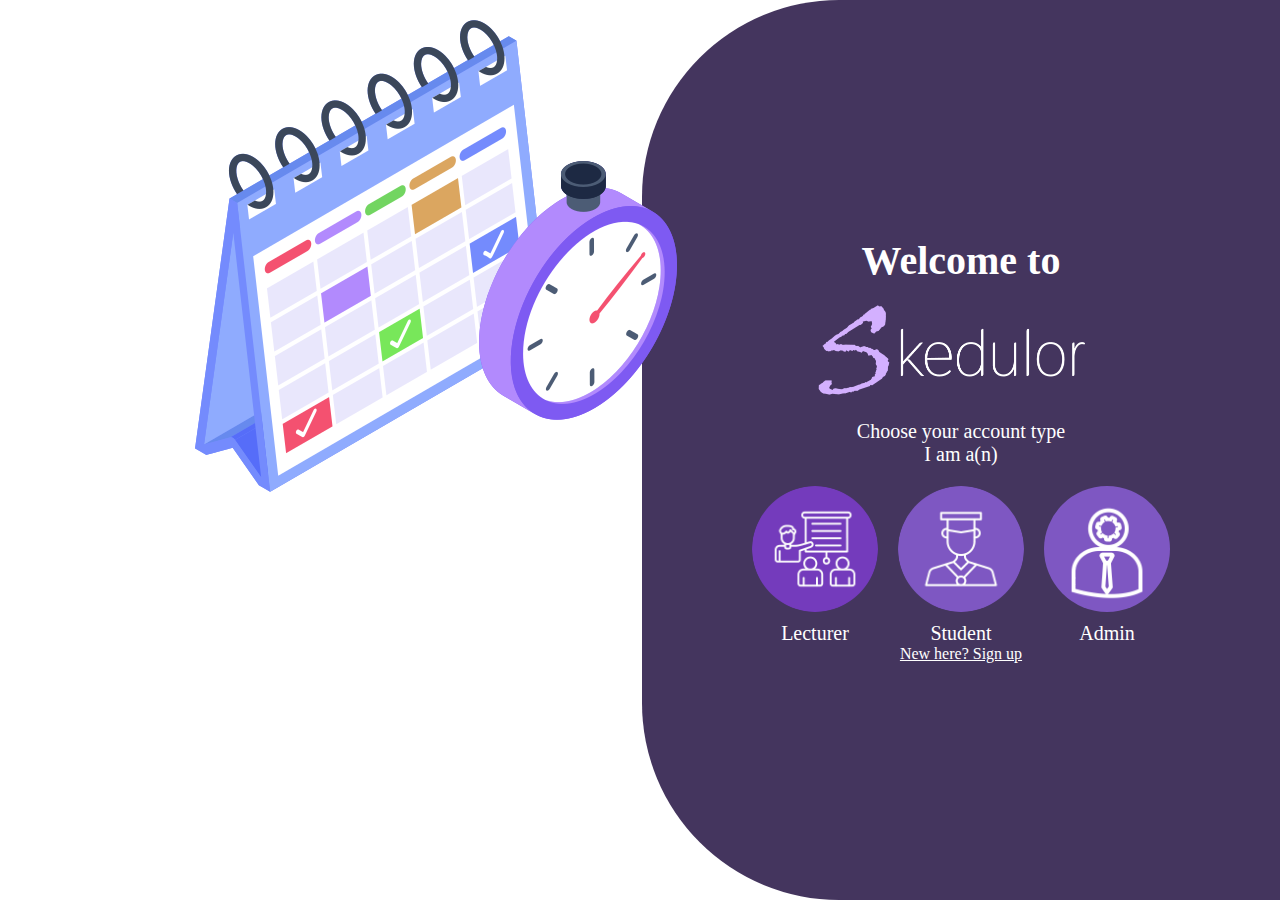
<file: index.html>
<!DOCTYPE html>
<html>
<head>
	<meta charset="utf-8">
	<meta name="viewport" content="width=device-width, initial-scale=1">
	<title>Index</title>
	<link rel="stylesheet" type="text/css" href="index.css">
</head>
<body>
	<div class="right">
		<h1>Welcome to</h1>
		<img src="logo.png" id="logo">
		<p>Choose your account type</p>
		<p id="txt">I am a(n)</p>
		<div class="icons">
			<a href="lecturer-login.html">
				<img src="coaching.png" id="icon">
				<p>Lecturer</p>
			</a>
			<a href="student-login.html">
				<img src="graduate.png" id="icon">
				<p>Student</p>
			</a>
			<a href="admin-login.html">
				<img src="admin.png" id="icon">
				<p>Admin</p>
			</a>
		</div>
		<a href="signup.html">New here? Sign up</a>
	</div>
	<div class="left">
		<img src="deadline.png">
	</div>
	
</body>
</html>
</file>
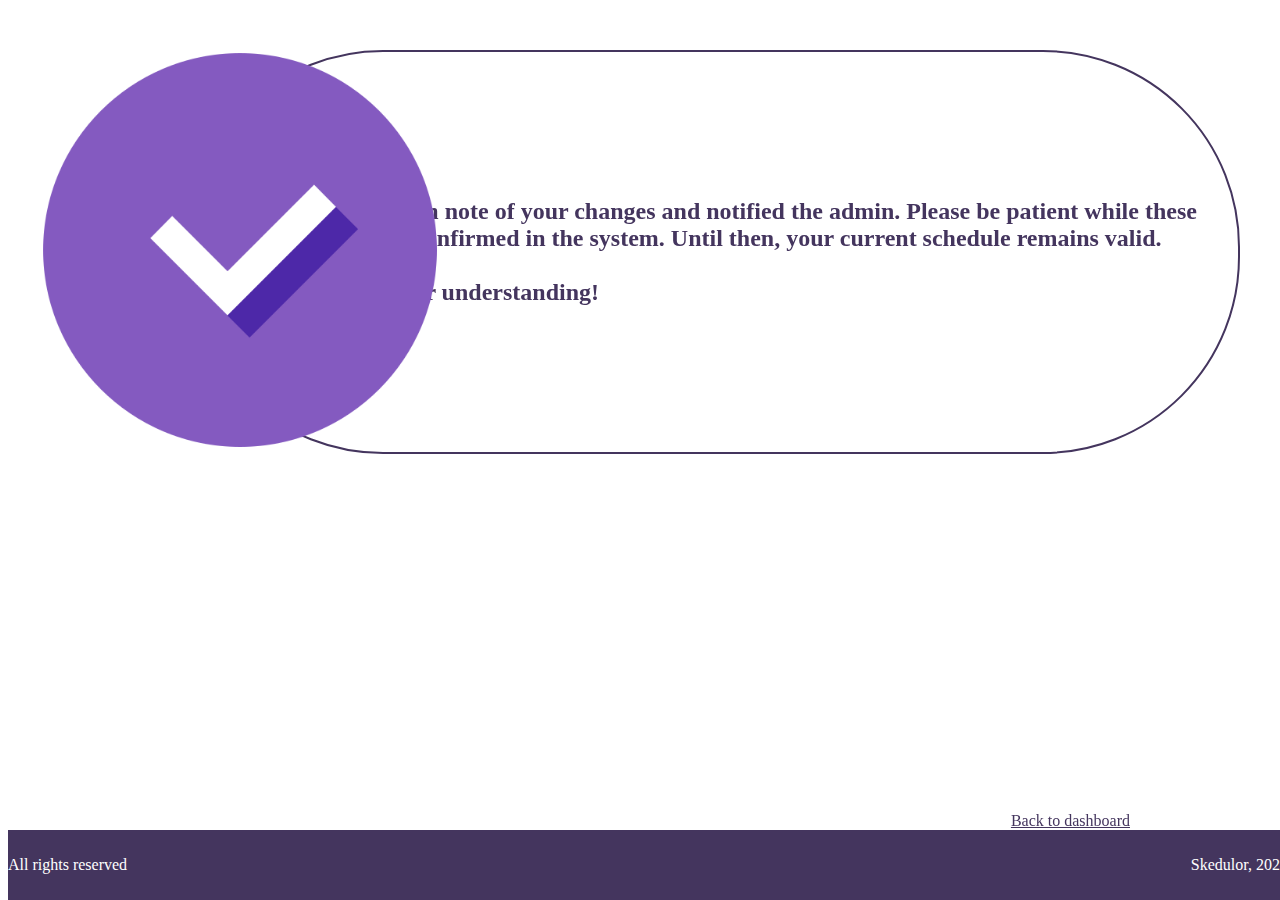
<file: adjustment-cfm.html>
<!DOCTYPE html>
<html>
<head>
	<meta charset="utf-8">
	<meta name="viewport" content="width=device-width, initial-scale=1">
	<title>Thank You</title>
	<link rel="stylesheet" type="text/css" href="adjustment-cfm.css">
</head>
<body>
	<div class="right">
		<h2>We have taken note of your changes and notified the admin. Please be patient while these changes are confirmed in the system. Until then, your current schedule remains valid. <br><br>Thank you for understanding!</h2>
	</div>
	<div class="left">
		<img src="approve.png">
	</div>
	<a href="#">Back to dashboard</a>
	<footer>
		<p>All rights reserved</p>
		<p>Skedulor, 2024</p>
	</footer>
</body>
</html>
</file>
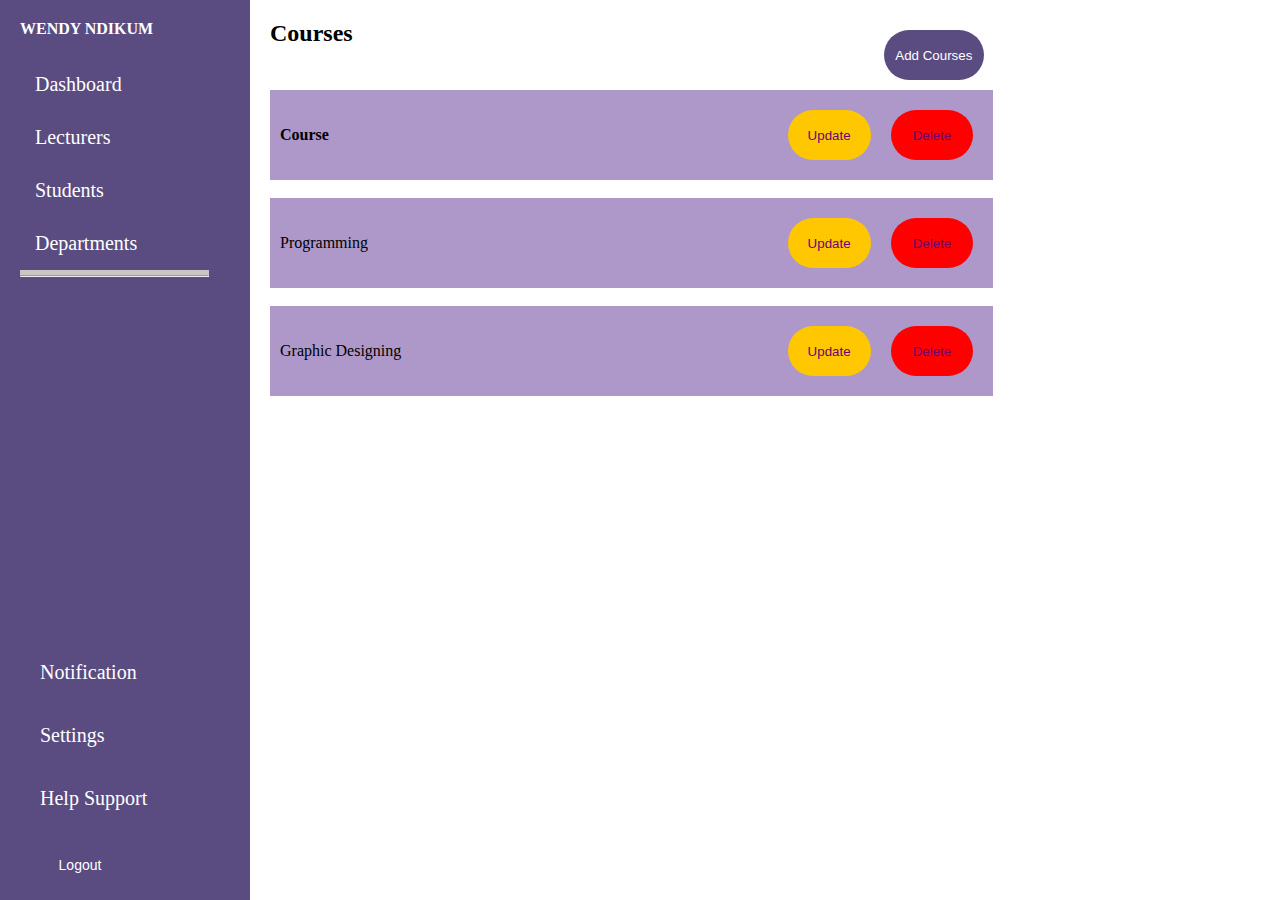
<file: course.html>
<!DOCTYPE html>
<html lang="en">
<head>
    <meta charset="UTF-8">
    <meta name="viewport" content="width=device-width, initial-scale=1.0">
    <link rel="stylesheet" href="style.css">
    <title>Dashboard</title>
</head>
<body>
    <div class="sidebar">
        <h2>WENDY NDIKUM</h2>
        <ul>
            <li><a href="index.html">Dashboard</li></a>
            <li><a href="lecturer.html">Lecturers</li></a>
            <li><a href="student.html">Students</a></li>
            <li><a href="department.html">Departments</li></a>
        </ul>
		<hr>
        <div class="bottom-menu">
            <ul>
                <li>Notification</li>
                <li>Settings</li>
                <li>Help Support</li>
            </ul>
            <button class="logout">Logout</button>
        </div>
    </div>
    <div class="main-content">
            <h1>Courses<button class="add-courses">Add Courses</button></h1>
            <div class="course-list">
                <div class="course-row">
                    <h4>Course</h4>
                    <button class="update">Update</button>
                    <button class="delete">Delete</button>
                </div>
                <br>
                <div class="course-row">
                    <p>Programming</p>
                    <button class="update">Update</button>
                    <button class="delete">Delete</button>
                </div>
                <br>
                <div class="course-row">
                    <p>Graphic Designing</p>
                    <button class="update">Update</button>
                    <button class="delete">Delete</button>
                </div>
                <!-- Add more course rows here -->
            </div>
        </div>
    </body>
    </html>
</file>
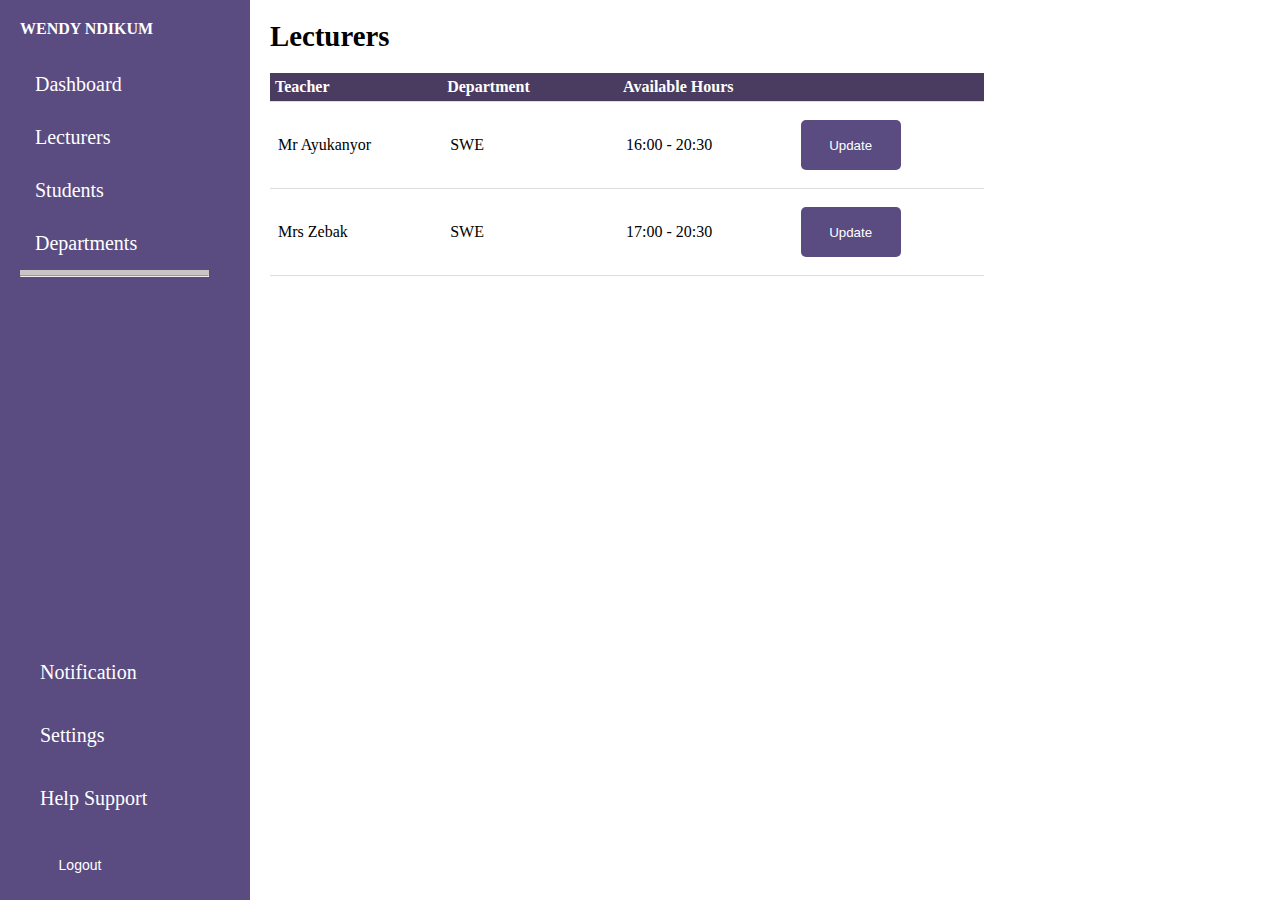
<file: lecturer.html>
<!DOCTYPE html>
<html lang="en">
<head>
    <meta charset="UTF-8">
    <meta name="viewport" content="width=device-width, initial-scale=1.0">
    <link rel="stylesheet" href="style.css">
    <title>Lecturers Table</title>
    
</head>
<body>
    <div class="sidebar">
        <h2>WENDY NDIKUM</h2>
        <ul>
            <li><a href="index.html">Dashboard</li></a>
            <li><a href="lecturer.html">Lecturers</li></a>
            <li><a href="student.html">Students</a></li>
            <li><a href="department.html">Departments</li></a>
        </ul>
		<hr>
        <div class="bottom-menu">
            <ul>
                <li>Notification</li>
                <li>Settings</li>
                <li>Help Support</li>
            </ul>
            <button class="logout">Logout</button>
        </div>
    </div>
    <div class="main-content">
        <h2>Lecturers</h2>
        <table>
            <tr>
                <th>Teacher</th>
                <th>Department</th>
                <th>Available Hours</th>
                <th></th>
            </tr>
            <tr>
                <td>Mr Ayukanyor</td>
                <td>SWE</td>
                <td>16:00 - 20:30</td>
                <td><button>Update</button></td>
            </tr>
            <tr>
                <td>Mrs Zebak</td>
                <td>SWE</td>
                <td>17:00 - 20:30</td>
                <td><button>Update</button></td>
            </tr>
            
        </table>
    </div>
</body>
</html>
</file>
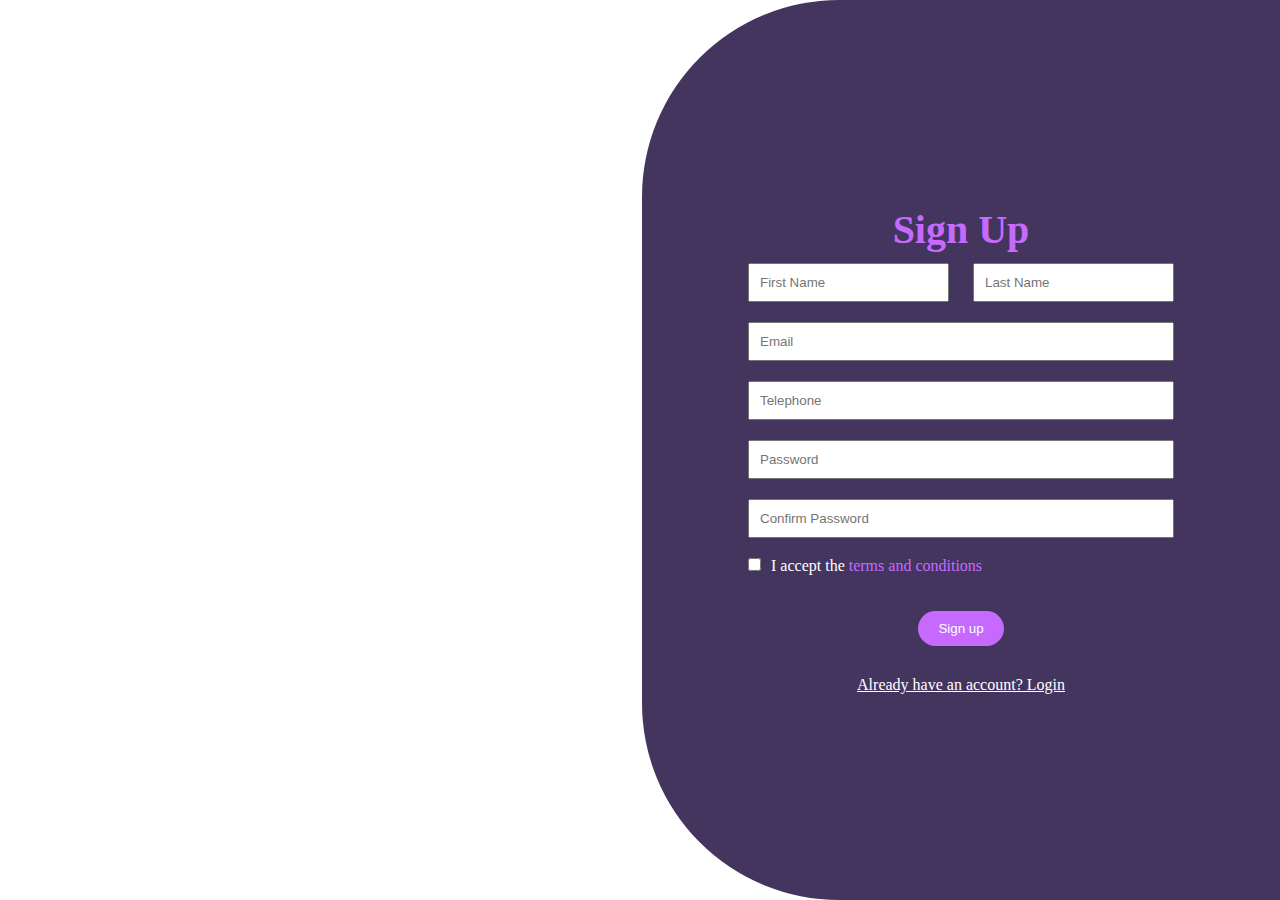
<file: signup.html>
<!DOCTYPE html>
<html>
<head>
	<meta charset="utf-8">
	<meta name="viewport" content="width=device-width, initial-scale=1">
	<title>Sign up</title>
	<link rel="stylesheet" type="text/css" href="signup.css">
</head>
<body>
	<div class="right">
		<h1>Sign Up</h1>
		<form>
			<div class="">
				<input type="text" name="firstName" placeholder="First Name">
				<input type="text" name="lastName" placeholder="Last Name">
			</div>
			<input type="text" name="email" placeholder="Email">
			<input type="text" name="tel" placeholder="Telephone">
			<input type="text" name="password" placeholder="Password">
			<input type="text" name="cfmPassword" placeholder="Confirm Password">
			<label for="checkbox">
				<input type="checkbox" name="checkbox">I accept the <a href="terms" id="terms">terms and conditions</a>
			</label>	
		</form>
		<button>Sign up</button>
		<a href="student-login.html">Already have an account? Login</a>

	</div>
	<div class="left">

	</div>
	
</body>
</html>
</file>
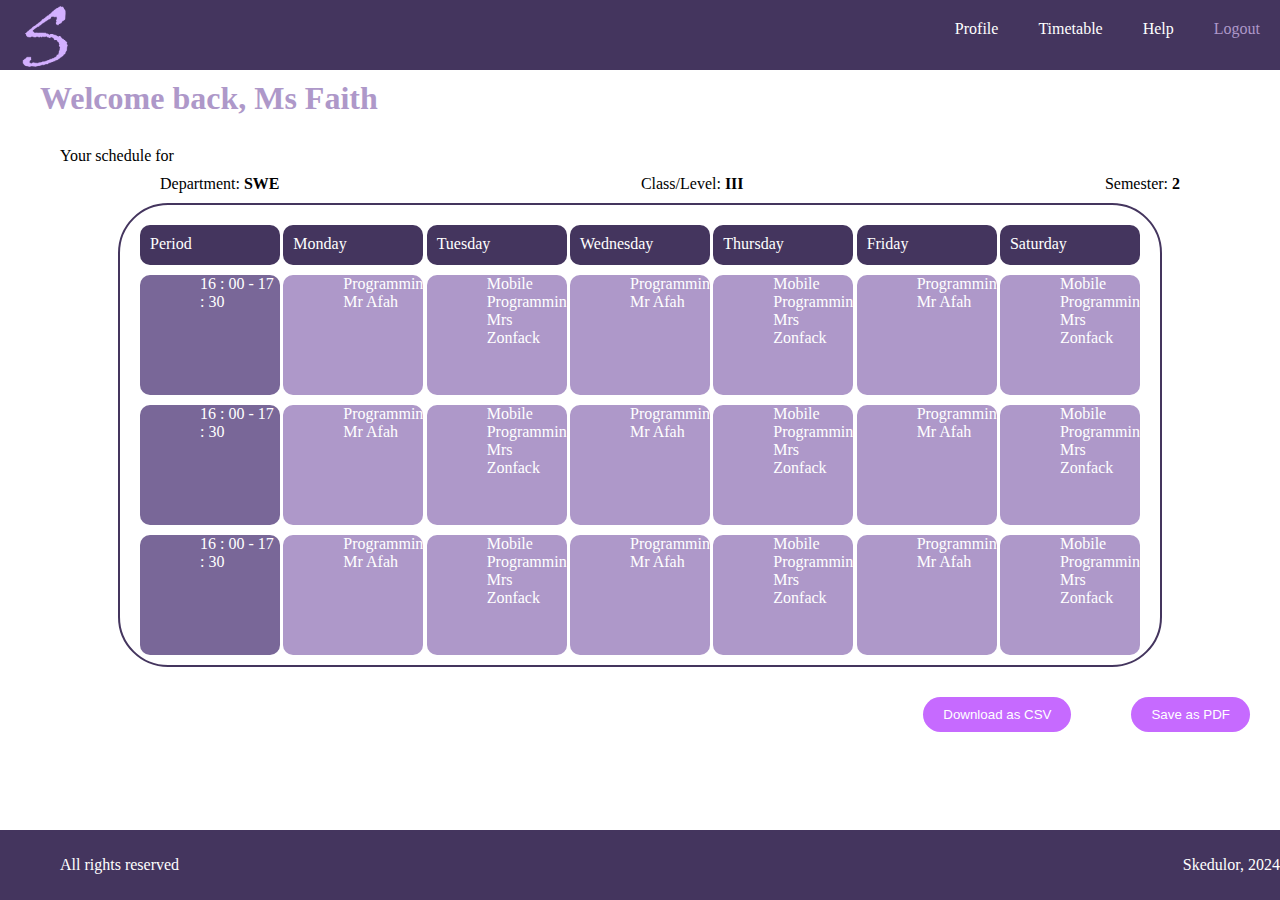
<file: student-dashboard.html>
<!DOCTYPE html>
<html>
<head>
	<meta charset="utf-8">
	<meta name="viewport" content="width=device-width, initial-scale=1">
	<title>Student Dashboard</title>
	<link rel="stylesheet" type="text/css" href="student-dashboard.css">
</head>
<body>
	<header>
		<div class="left">
			<img src="s.png" id="logo">
		</div>
		<div class="right">
			<p>Profile</p>
			<p>Timetable</p>
			<p>Help</p>
			<p><a href="student-login.html" id="logout">Logout</a></p>
		</div>
	</header>

	<div class="body">
		<div>
			<h1>Welcome back, Ms Faith</h1>
			<p>Your schedule for</p>
			<div class="txt">
				<p>Department: <strong>SWE</strong></p>
				<p>Class/Level: <strong>III</strong></p>
				<p>Semester: <strong>2</strong></p>
			</div>
		</div>

		<div class="timetable">
			<div class="rows">
				<div class="date">
					<p>Period</p>
				</div>
				<div class="date">
					<p>Monday</p>
				</div>
				<div class="date">
					<p>Tuesday</p>
				</div>
				<div class="date">
					<p>Wednesday</p>
				</div>
				<div class="date">
					<p>Thursday</p>
				</div>
				<div class="date">
					<p>Friday</p>
				</div>
				<div class="date">
					<p>Saturday</p>
				</div>
			</div>

			<div class="rows">
				<div class="time">
					<p>16 : 00 - 17 : 30</p>
				</div>
				<div class="course">
					<p>Programming</p>
					<p>Mr Afah</p>
				</div>
				<div class="course">
					<p>Mobile Programming</p>
					<p>Mrs Zonfack</p>
				</div>
				<div class="course">
					<p>Programming</p>
					<p>Mr Afah</p>
				</div>
				<div class="course">
					<p>Mobile Programming</p>
					<p>Mrs Zonfack</p>
				</div><div class="course">
					<p>Programming</p>
					<p>Mr Afah</p>
				</div>
				<div class="course">
					<p>Mobile Programming</p>
					<p>Mrs Zonfack</p>
				</div>
			</div>

			<div class="rows">
				<div class="time">
					<p>16 : 00 - 17 : 30</p>
				</div>
				<div class="course">
					<p>Programming</p>
					<p>Mr Afah</p>
				</div>
				<div class="course">
					<p>Mobile Programming</p>
					<p>Mrs Zonfack</p>
				</div>
				<div class="course">
					<p>Programming</p>
					<p>Mr Afah</p>
				</div>
				<div class="course">
					<p>Mobile Programming</p>
					<p>Mrs Zonfack</p>
				</div><div class="course">
					<p>Programming</p>
					<p>Mr Afah</p>
				</div>
				<div class="course">
					<p>Mobile Programming</p>
					<p>Mrs Zonfack</p>
				</div>
			</div><div class="rows">
				<div class="time">
					<p>16 : 00 - 17 : 30</p>
				</div>
				<div class="course">
					<p>Programming</p>
					<p>Mr Afah</p>
				</div>
				<div class="course">
					<p>Mobile Programming</p>
					<p>Mrs Zonfack</p>
				</div>
				<div class="course">
					<p>Programming</p>
					<p>Mr Afah</p>
				</div>
				<div class="course">
					<p>Mobile Programming</p>
					<p>Mrs Zonfack</p>
				</div><div class="course">
					<p>Programming</p>
					<p>Mr Afah</p>
				</div>
				<div class="course">
					<p>Mobile Programming</p>
					<p>Mrs Zonfack</p>
				</div>
			</div>
		</div>

		<div class="buttons">
			<button>Download as CSV</button>
			<button>Save as PDF</button>
		</div>
	</div>


	<footer>
		<p>All rights reserved</p>
		<p>Skedulor, 2024</p>
	</footer>
</body>
</html>
</file>
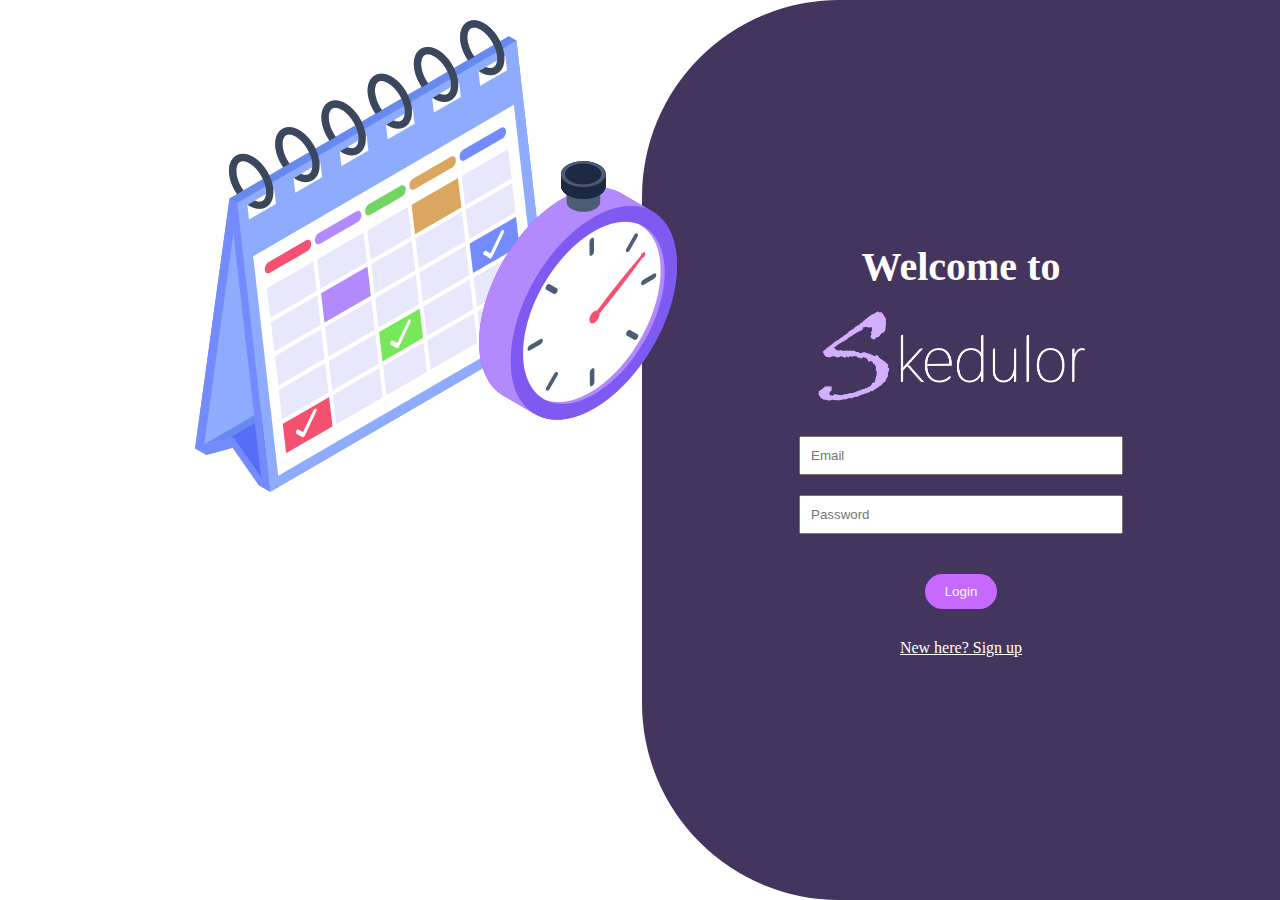
<file: student-login.html>
<!DOCTYPE html>
<html>
<head>
	<meta charset="utf-8">
	<meta name="viewport" content="width=device-width, initial-scale=1">
	<title>Student Login</title>
	<link rel="stylesheet" type="text/css" href="student-login.css">
</head>
<body>
	<div class="right">
		<h1>Welcome to</h1>
		<img src="logo.png" id="logo">
		<form>
			<input type="text" name="email" placeholder="Email">
			<input type="text" name="password" placeholder="Password">
		</form>
		<button>Login</button>

		<a href="signup.html">New here? Sign up</a>
	</div>
	<div class="left">
		<img src="deadline.png">
	</div>
	
</body>
</html>
</file>
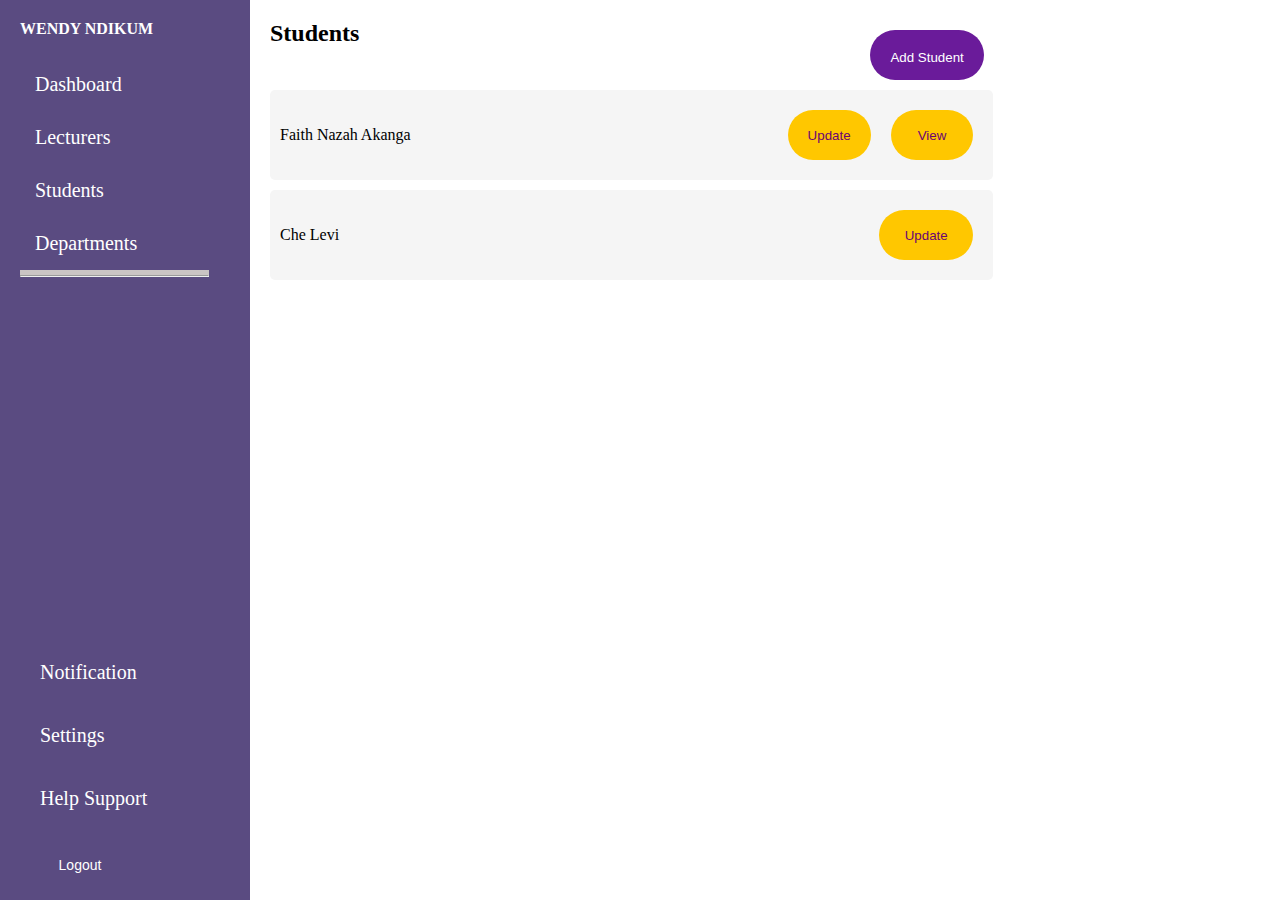
<file: student.html>
<!DOCTYPE html>
<html lang="en">
<head>
    <meta charset="UTF-8">
    <meta name="viewport" content="width=device-width, initial-scale=1.0">
    <link rel="stylesheet" href="style.css">
    <title>Lecturers Table</title>
    
</head>
<body>
    <div class="sidebar">
        <h2>WENDY NDIKUM</h2>
        <ul>
            <li><a href="index.html">Dashboard</li></a>
            <li><a href="lecturer.html">Lecturers</li></a>
            <li>Students</li>
            <li><a href="department.html">Departments</li></a>
        </ul>
		<hr>
        <div class="bottom-menu">
            <ul>
                <li>Notification</li>
                <li>Settings</li>
                <li>Help Support</li>
            </ul>
            <button class="logout">Logout</button>
        </div>
    </div>
    

<div class="main-content">
    <h1>Students
    <button class="add-student">Add Student</button></h1>
    <div class="student-list">
        <div class="student">
            <p>Faith Nazah Akanga</p>
            <button class="update">Update</button>
            <button class="update">View</button>
        </div>
        <div class="student">
            <p>Che Levi</p>
            <button class="update">Update</button>
        </div>
        <!-- Add more student entries here -->
    </div>
</div>
</div>
</body>
</html>
</file>
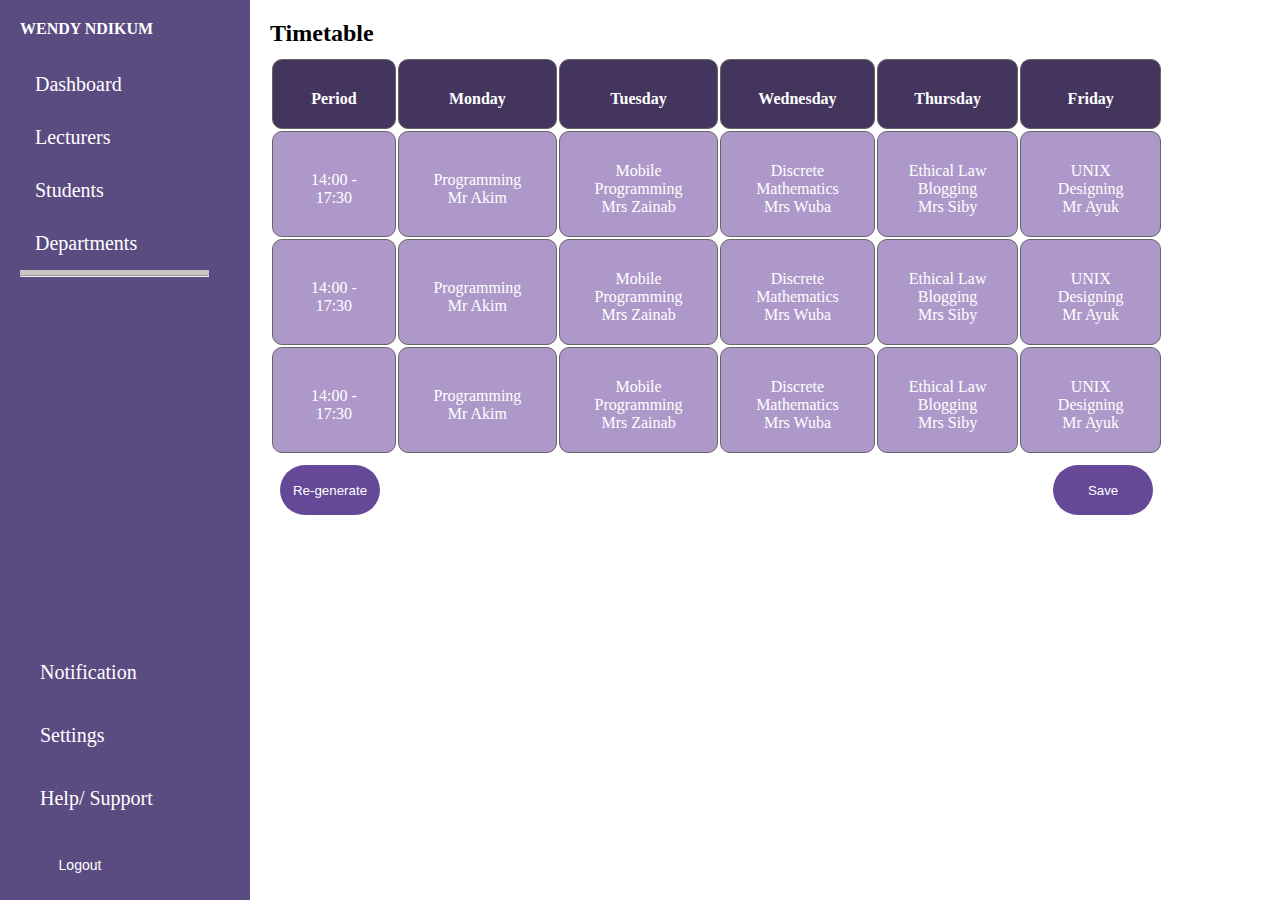
<file: studtimetable.html>
<!DOCTYPE html>
<html lang="en">
<head>
    <meta charset="UTF-8">
    <meta name="viewport" content="width=device-width, initial-scale=1.0">
    <link rel="stylesheet" href="style.css">
    <title>Timetable View</title>
</head>
<body>
    <div class="sidebar">
        <h2>WENDY NDIKUM</h2>
        <ul>
            <li><a href="index.html">Dashboard</a></li>
            <li><a href="lecturer.html">Lecturers</a></li>
            <li><a href="students.html">Students</a></li>
            <li><a href="department.html">Departments</a></li>
        </ul>
        <hr>
        <div class="bottom-menu">
            <ul>
                <li>Notification</li>
                <li>Settings</li>
                <li>Help/ Support</li>
            </ul>
            <button class="logout">Logout</button>
        </div>
    </div>

    <div class="main-content">
        <h1>Timetable</h1>
        <table class="timetable">
            <tr>
                <th>Period</th>
                <th>Monday</th>
                <th>Tuesday</th>
                <th>Wednesday</th>
                <th>Thursday</th>
                <th>Friday</th>
                
            </tr>
            <tr>
                <td>14:00 - 17:30</td>
                <td>Programming<br>Mr Akim</td>
                <td>Mobile Programming<br>Mrs Zainab</td>
                <td>Discrete Mathematics<br>Mrs Wuba</td>
                <td>Ethical Law Blogging<br>Mrs Siby</td>
                <td>UNIX Designing<br>Mr Ayuk</td>
              
            </tr>
            <tr>
                <td>14:00 - 17:30</td>
                <td>Programming<br>Mr Akim</td>
                <td>Mobile Programming<br>Mrs Zainab</td>
                <td>Discrete Mathematics<br>Mrs Wuba</td>
                <td>Ethical Law Blogging<br>Mrs Siby</td>
                <td>UNIX Designing<br>Mr Ayuk</td>
                
            </tr>
            <tr>
                <td>14:00 - 17:30</td>
                <td>Programming<br>Mr Akim</td>
                <td>Mobile Programming<br>Mrs Zainab</td>
                <td>Discrete Mathematics<br>Mrs Wuba</td>
                <td>Ethical Law Blogging<br>Mrs Siby</td>
                <td>UNIX Designing<br>Mr Ayuk</td>
                
            </tr>
           
        </table>
        <button class="re-generate">Re-generate</button><button class="save">Save</button>
    </div>
</body>
</html>
</file>
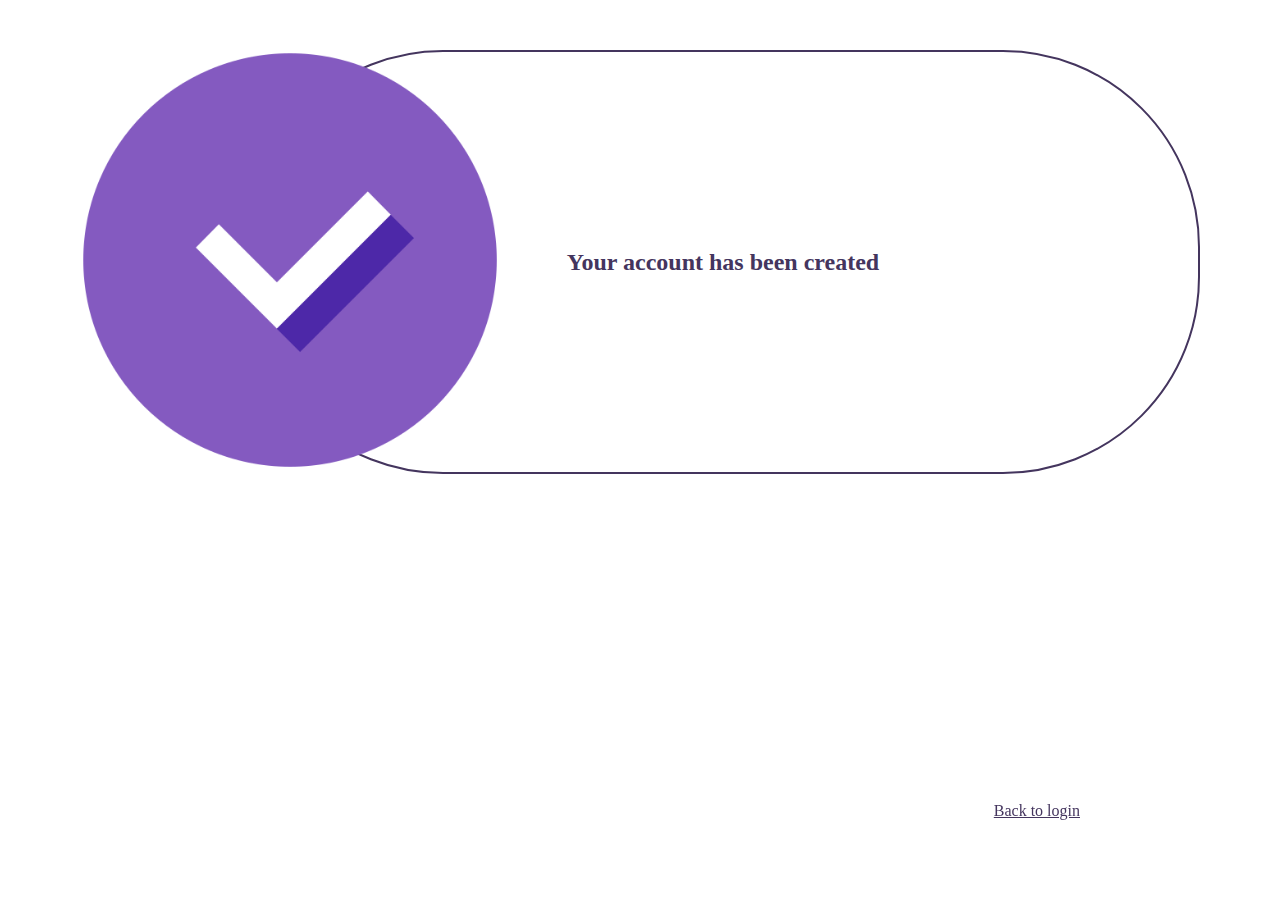
<file: thankyou.html>
<!DOCTYPE html>
<html>
<head>
	<meta charset="utf-8">
	<meta name="viewport" content="width=device-width, initial-scale=1">
	<title>Thank You</title>
	<link rel="stylesheet" type="text/css" href="thankyou.css">
</head>
<body>
	<div class="right">
		<h2>Your account has been created</h2>
	</div>
	<div class="left">
		<img src="approve.png">
	</div>
	<a href="student-login.html">Back to login</a>
</body>
</html>
</file>
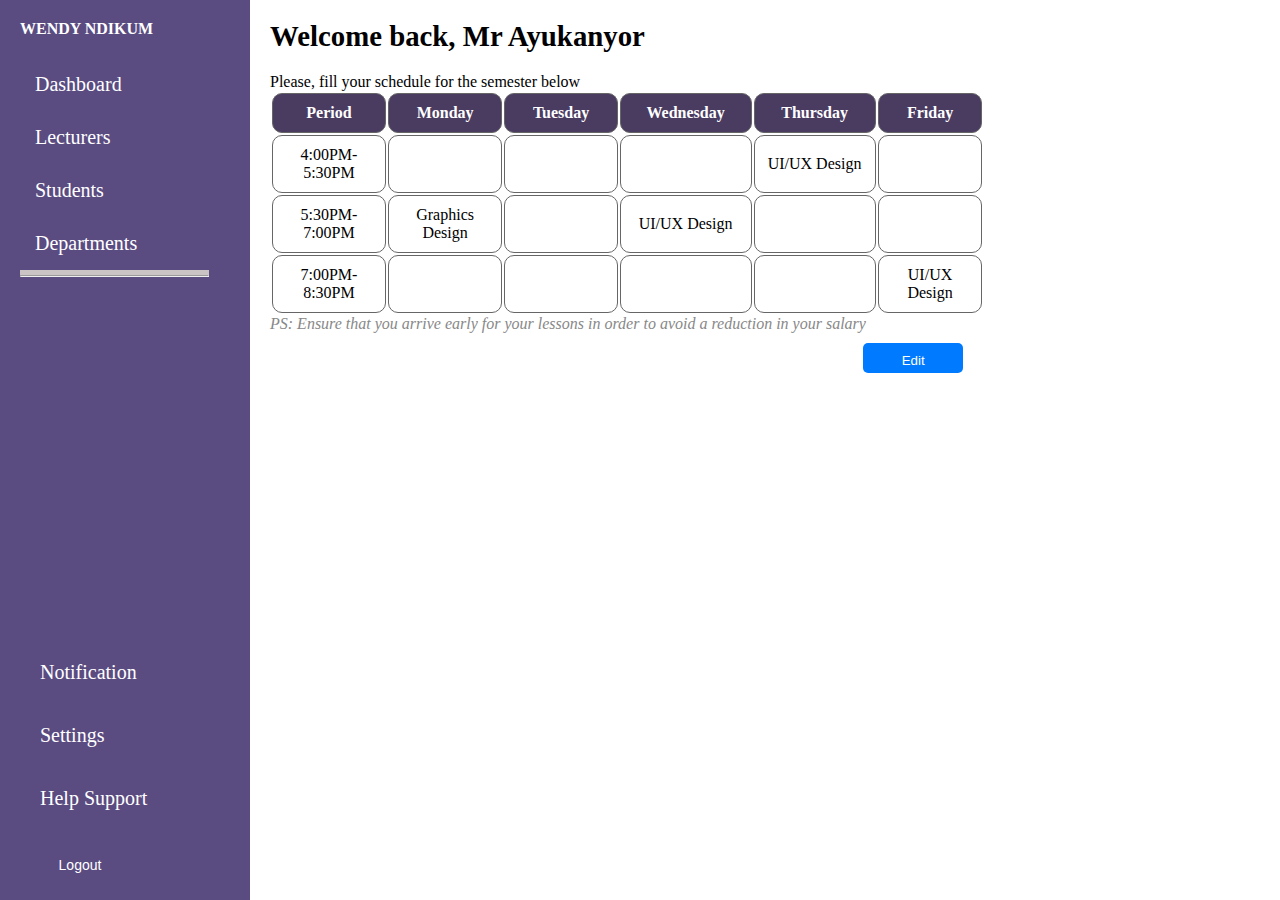
<file: timetable.html>
<!DOCTYPE html>
<html lang="en">
<head>
    <meta charset="UTF-8">
    <meta name="viewport" content="width=device-width, initial-scale=1.0">
    <link rel="stylesheet" href="style.css">
    <title>Timetable Table</title>
    
</head>
<body>
    <div class="sidebar">
        <h2>WENDY NDIKUM</h2>
        <ul>
            <li><a href="index.html">Dashboard</li></a>
            <li><a href="lecturer.html">Lecturers</li></a>
            <li><a href="student.html">Students</a></li>
            <li><a href="department.html">Departments</li></a>
        </ul>
		<hr>
        <div class="bottom-menu">
            <ul>
                <li>Notification</li>
                <li>Settings</li>
                <li>Help Support</li>
            </ul>
            <button class="logout">Logout</button>
        </div>
    </div>
    <div class="main-content">
        <h2>Welcome back, Mr Ayukanyor</h2>
        <p>Please, fill your schedule for the semester below</p>

        <!-- Schedule Table -->
        <table class="schedule">
            <thead>
                <tr>
                    <th>Period</th>
                    <th>Monday</th>
                    <th>Tuesday</th>
                    <th>Wednesday</th>
                    <th>Thursday</th>
                    <th>Friday</th>
                </tr>
            </thead>
            <tbody>
                <tr>
                    <td>4:00PM-5:30PM</td>
                    <td></td>
                    <td></td>
                    <td></td>
                    <td>UI/UX Design</td>
                    <td></td>
                </tr>
                <tr>
                    <td>5:30PM-7:00PM</td>
                    <td>Graphics Design</td>
                    <td></td>
                    <td>UI/UX Design</td>
                    <td></td>
                    <td></td>
                </tr>
                <tr>
                    <td>7:00PM-8:30PM</td>
                    <td></td>
                    <td></td>
                    <td></td>
                    <td></td>
                    <td>UI/UX Design</td>
                </tr>
                <!-- Add more rows for other periods -->
            </tbody>
        </table>

        <!-- PS Note -->
        <p class="ps-note">PS: Ensure that you arrive early for your lessons in order to avoid a reduction in your salary</p>

        <!-- Edit Button -->
        <button class="edit-button">Edit</button>
    </div>
</div>
</body>
</html>
</file>
<file: index.css>
* {
    margin: 0;
    padding: 0;
}
.left{
	position: fixed;
	left: 180px;
}
.right{
	position: fixed;
	right: 0;
	background: #44355E;
	border-radius: 197px 0 0 197px;
	height: 100vh;
	width: 638px;
	display: flex;
	flex-direction: column;
	align-items: center;
	justify-content: center;
	color: #fff;
}
h1{
	font-size: 40px;
	margin-top: 0;
}
p{
	font-size: 20px;
}
#txt{
	margin: 0 auto 10px auto;
}
#logo{
	width: 357.5px;
	height: 136px;
}
#icon{
	widows: 126px;
	height: 126px;
	border-radius: 300px;
	margin: 10px;
}
.icons{
	display: flex;
	flex-direction: row;
	align-items: center;
	justify-content: center;
}
.icons a{
	text-decoration: none;
	display: flex;
	flex-direction: column;
	align-items: center;}
a{
	text-decoration: underline;
	color: #fff;
}
</file>
<file: adjustment-cfm.css>
.left{
	position: fixed;
	left: 40px;
	top: 50px;
	display: flex;
	justify-content: center;
	align-items: center;
}
.right{
	position: fixed;
	right: 40px;
	top: 50px;
	background: #fff;
	border: 2px solid;
	border-radius: 197px;
	height: 400px;
	width: 950px;
	color: #44355E;
	display: flex;
	justify-content: center;
	align-items: center;
	padding: 0 0 0 100px;
}
a{
	position: fixed;
	bottom: 70px;
	right: 150px;
	color: #44355E;
}
img{
	width: 400px;
	height: 400px;
}

footer{
	position: fixed;
	bottom: 0;
	color: #fff;
	background: #44355E;
	display: flex;
	flex-direction: row;
	justify-content: space-between;
	width: 100vw;
	height: 70px;
	align-items: center;
}
</file>
<file: signup.css>
* {
    margin: 0;
    padding: 0;
}
.left{
	position: fixed;
	left: 180px;
}
.right{
	position: fixed;
	right: 0;
	background: #44355E;
	border-radius: 197px 0 0 197px;
	height: 100vh;
	width: 638px;
	display: flex;
	flex-direction: column;
	align-items: center;
	justify-content: center;
	color: #fff;
}
h1{
	font-size: 40px;
	margin-top: 0;
	color: #C66AFF;
}
p{
	font-size: 20px;
}
form{
	display: flex;
	flex-direction: column;
}
input{
	margin: 10px;
	padding: 10px;
}
#terms{
	text-decoration: none;
	color: #C66AFF;
}
a{
	color: #fff;
}
button{
	padding: 10px 20px 10px 20px;
	margin: 30px;
	border: 0;
	color: #fff;
	background: #C66AFF;
	border-radius: 30px;
}
</file>
<file: student-dashboard.css>
* {
    margin: 0;
    padding: 0;
}
header{
	position: fixed;
	top: 0;
	color: #fff;
	background: #44355E;
	width: 100vw;
	height: 70px;
	display: flex;
	flex-direction: row;
	justify-content: space-between;
}
.right{
	display: flex;
	flex-direction: row;
	justify-content: space-between;	
}
.right p{
	margin: 20px;
}
#logo{
	width: 100px;
	height: 70px;
}
.body{
	margin-top: 80px;
}
.txt{
	display: flex;
	flex-direction: row;
	justify-content: space-between;
	margin: 10px 100px 10px 100px;
}
h1{
	color: #AE98C9;
	margin: 30px 40px;
}
p{
	margin-left: 60px;
}
a{
	text-decoration: none;
	color: #AE98C9;
}
.timetable{
	margin: auto;
	background: #fff;
	border: 2px solid;
	border-radius: 50px;
	height: 420px;
	width: 1000px;
	padding: 20px;
	color: #44355E;
	display: flex;
	flex-direction: column;
}
.rows{
	display: flex;
	flex-direction: row;
	justify-content: space-between;
}
.date{
	background: #44355E;
	color: #fff;
	border-radius: 10px;
	width: 140px;
	height: 40px;
}
.time, .course{
	color: #fff;
	border-radius: 10px;
	width: 140px;
	height: 120px;
	margin-top: 10px;
}
.time{
	background: #796798;
}
.course{
	background: #AE98C9;
}
.date p{
	margin: auto;
	padding: 10px;
}
.buttons{
	margin-bottom: 80px;
	display: flex;
	flex-direction: row;
	justify-content: right;
}
footer{
	position: fixed;
	bottom: 0;
	color: #fff;
	background: #44355E;
	display: flex;
	flex-direction: row;
	justify-content: space-between;
	width: 100vw;
	height: 70px;
	align-items: center;
}
button{
	padding: 10px 20px 10px 20px;
	margin: 30px;
	border: 0;
	color: #fff;
	background: #C66AFF;
	border-radius: 30px;
}
</file>
<file: student-login.css>
* {
    margin: 0;
    padding: 0;
}.left{
	position: fixed;
	left: 180px;
}
.right{
	position: fixed;
	right: 0;
	background: #44355E;
	border-radius: 197px 0 0 197px;
	height: 100vh;
	width: 638px;
	display: flex;
	flex-direction: column;
	align-items: center;
	justify-content: center;
	color: #fff;
}
h1{
	font-size: 40px;
	margin-top: 0;
}
#logo{
	width: 357.5px;
	height: 136px;
}
form{
	display: flex;
	flex-direction: column;
}
input{
	margin: 10px;
	padding: 10px;
	width: 300px;
}
button{
	padding: 10px 20px 10px 20px;
	margin: 30px;
	border: 0;
	color: #fff;
	background: #C66AFF;
	border-radius: 30px;
}
a{
	text-decoration: underline;
	color: #fff;
}
</file>
<file: thankyou.css>
.left{
	position: fixed;
	left: 80px;
	top: 50px;
	display: flex;
	justify-content: center;
	align-items: center;
}
.right{
	position: fixed;
	right: 80px;
	top: 50px;
	background: #fff;
	border: 2px solid;
	border-radius: 197px;
	height: 420px;
	width: 950px;
	color: #44355E;
	display: flex;
	justify-content: center;
	align-items: center;
}
a{
	position: fixed;
	bottom: 80px;
	right: 200px;
	color: #44355E;
}
img{
	width: 420px;
	height: 420px;
}
</file>
<file: style.css>
/* styles.css */

/* Reset default margin and padding */
* {
    margin: 0;
    padding: 0;
    box-sizing: border-box;
	width: 90%;
}

/* Sidebar */
.sidebar {
    background-color: #5a4b81;
    color: white;
    padding: 20px;
    height: 100%;
    width: 250px;
    position: fixed;
    overflow-y: auto;
}

.sidebar h2 {
    font-size: 1.0rem;
    margin-bottom: 20px;
}

.sidebar ul {
    list-style-type: none;
    padding: 0;
}

.sidebar ul li {
    padding: 15px;
    text-align: left;
    cursor: pointer;
    transition: background-color 0.3s ease;
	font-size: 20px;
}

.sidebar ul li:hover {
    background-color: #4a3b61;
}

/* Center the buttons horizontally */
.sidebar ul {
    display: inline-flex;
    flex-direction: column;
    align-items: left;
    border-bottom: 5px solid rgb(202, 196, 196);
}

/* Bottom Menu */
.bottom-menu {
    
    position: absolute;
    top: auto;
    bottom: 0;
    width: 100%;
	
}

.bottom-menu ul {
    list-style-type: none;
    padding: 0;
    border:2px #ddd;
}


.bottom-menu ul li {

    padding: 20px;
    text-align: center;
    color: #fff;
	text-align: left;
}

/* Main Content */
.main-content {
    margin-left: 250px;
    padding: 20px;
}

.main-content h2 {
    font-size: 1.8rem;
    margin-bottom: 20px;
}


/* Buttons */
button {
    background-color: #5a4b81;
    color: white;
    border: none;
    padding: 10px 10px;
    margin: 10px 10px;
    border-radius: 5px;
    cursor: pointer;
    transition: background-color 0.3s ease;
	width: 200px;
}
.button{
    background-color: #5a4b81;
    color: white;
    border: none;
    padding: 30px 30px;
    margin: 10px 5px;
    border-radius: 5px;
    cursor: pointer;
    width: 300px;
    height: 100px;
}

button:hover {
    background-color: #4a3b61;
}
button .text1{
    background-color: #5a4b81;
}
table {
    width: 80%;
    border-collapse: collapse;
}
th, td {
    text-align: left;
    padding: 10px;
    border-bottom: 1px solid #ddd;
    width: 300px;
}
th {
    background-color: #4a3b61;
    color: white;
    padding: 5px;
    text-align: left;
}
td, button{
    width: 100px;
    height: 50px;
    text-align: center;
}
tr, td{
    
    padding: 8px; /* Adjust the padding to increase or decrease the space */
    text-align: left;
   
}
.department {
    background-color: #dcdcdc;
    margin-bottom: 10px;
    padding: 5px;
}

/* Logout button style */
.logout {
    background-color: transparent;
    border: none;
    color: white;
    cursor: pointer;
    font-size: 14px;
    margin-top: 10px;
}

/* View button style */
.view {
    background-color: #3c1c3f;
    border: none;
    color: white;
    cursor: pointer;
    font-size: 14px;
    margin-left: 250px;
    padding: 10px 10px;
    height: 40px;
    border-radius: 20px;
    display: inline-flex;
    justify-content: center;
    width: 100px;
    
}
a{
    text-decoration: none;
    color: #fff;
}
.schedule {
    width: 80%;
    border-collapse: separate;
    border-radius: 10px;
}

.schedule th, .schedule td {
    border: 1px solid #666;
    padding: 10px;
    text-align: center;
    border-radius: 10px;
    width: 300px;
}

/* PS Note styles */
.ps-note {
    font-style: italic;
    color: #888;
}

/* Edit button styles */
.edit-button {
    background-color: #007bff;
    color: white;
    border: none;
    padding: 10px 10px;
    cursor: pointer;
    height: 30px;
   margin-left: auto;
   margin-right: 200px;
    float: right;
}
.content {
    flex: 1;
    padding: 20px;
}

h1 {
    font-size: 24px;
    margin-bottom: 10px;
}
.add-student {
    background-color: #6a1b9a;
    color: #ffffff;
    border: none;
    padding: 20px 20px;
    cursor: pointer;
    display: inline-flex;
    margin-left: auto;
    border-radius: 50px;
    float: right;
    text-align: center;
    margin-right: 90px;
    width: auto;
}

.student-list {
    margin-top: 20px;
}

.student {
    display: flex;
    justify-content: space-between;
    align-items: center;
    background-color: #f5f5f5;
    padding: 10px;
    border-radius: 5px;
    margin-bottom: 10px;
}

.update {
    background-color: #ece910;
   
    border: none;
    padding: 5px 10px;
    cursor: pointer;
    border-radius: 50px;
}
.add-courses {
    background-color: 654897;
    color: white;
    border: none;
    padding: 5px 5px;
    cursor: pointer;
    border-radius: 50px;
    float: right;
    margin-right: 90px;
}

.course-list {
    margin-top: 20px;
}

.course-row {
    display: flex;
    justify-content: space-between;
    align-items: center;
    padding: 10px;
    background-color: #AE98C9;
}

.yellow-bg {
    background-color: #F9E66E;
}

.purple-bg {
    background-color: #A74AA8;
    color: white;
}

.update, .delete {
    background-color: #FFC700;
    border: none;
    cursor: pointer;
    color: #6A0572;
    margin-left: 10px;
}
.delete{
    background-color: #FF0000;
    border-radius: 50px;
}
.re-generate  {
    background-color: #654897;
    color: white;
    border: none;
    padding: 5px 10px;
    cursor: pointer;
    border-radius: 50px;
}
.save{
    background-color: #654897;
    color: white;
    border: none;
    padding: 5px 10px;
    cursor: pointer;
    float: right;
    border-radius: 50px;
}

.timetable {
    width: 100%;
    border-collapse: separate;
    border-radius: 20px;
}

.timetable th, .timetable td {
    border: 1px solid #666;
    padding: 20px;
    padding-top: 30px;
    text-align: center;
    border-radius: 10px;
    margin-bottom: 20px;
    width: 300px;
}

.timetable th {
    background-color: #44355E;
    color: white;
}

.timetable td {
    background-color: #AE98C9;
    color: white;
}
.timetable th, .timetable tr{
    margin-top: 10px;
}

/* Responsive Styles */
@media screen and (max-width: 700px) {
    .sidebar {
        width: 100%;
        position: static;
    }
    .main-content {
        margin-left: 0;
    }
}
</file>
